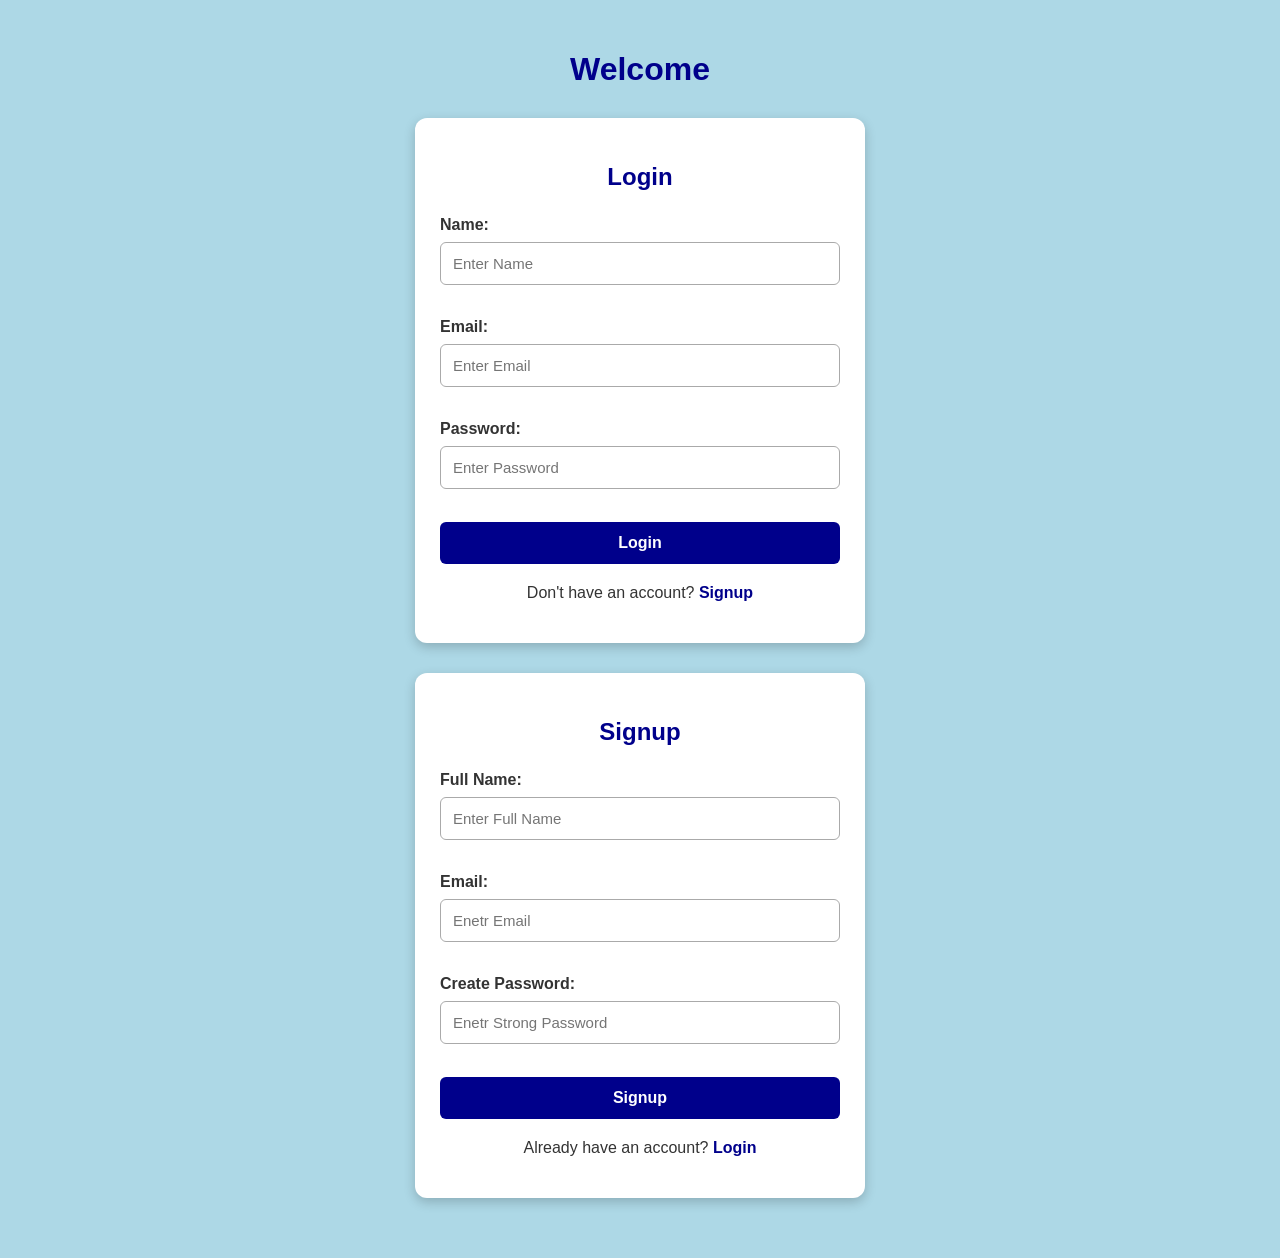
<file: Login and Signup/index.html>
<!DOCTYPE html>
<html>
  <head>
    <style>
      body {
        background-color: lightblue;
        font-family: arial;
        margin:0;
        padding:30px 10px;
      }
      .container {
        width: 90%;
        
      }
      h1 {
        color: darkblue;
        font-weight: bold;
        text-align:center;
      }
      
* {
  box-sizing: border-box;
}

body {
  background-color: lightblue;
  font-family: Arial, sans-serif;
  margin: 0;
  padding: 30px 10px;
}

.container {
  width: 90%;
  max-width: 450px;
  margin: auto;
}

h1 {
  color: darkblue;
  font-weight: bold;
  text-align: center;
  margin-bottom: 30px;
}

.from-box {
  background-color: white;
  padding: 25px;
  margin-bottom: 30px;
  border-radius: 12px;
  box-shadow: 0 4px 12px rgba(0, 0, 0, 0.2);
}

h2 {
  color: darkblue;
  text-align: center;
  margin-bottom: 25px;
}

label {
  display: block;
  color: #333;
  font-weight: bold;
  margin-bottom: 8px;
}

input {
  width: 100%;
  padding: 12px;
  border: 1px solid #aaa;
  border-radius: 6px;
  font-size: 15px;
  margin-bottom: 15px;
  outline: none;
}

input:focus {
  border-color: darkblue;
  box-shadow: 0 0 5px lightblue;
}

button {
  width: 100%;
  padding: 12px;
  background-color: darkblue;
  color: white;
  border: none;
  border-radius: 6px;
  font-size: 16px;
  font-weight: bold;
  cursor: pointer;
  transition: 0.3s;
}

button:hover {
  background-color: royalblue;
}

p {
  text-align: center;
  color: #333;
  margin-top: 20px;
}

a {
  color: darkblue;
  font-weight: bold;
  text-decoration: none;
}

a:hover {
  color: royalblue;
  text-decoration: underline;
}

html {
  scroll-behavior: smooth;
}

#signup {
  scroll-margin-top: 20px;
}

/* Mobile responsive design */
@media (max-width: 480px) {
  .container {
    width: 100%;
  }

  .from-box {
    padding: 20px;
  }

  h1 {
    font-size: 26px;
  }
}

    </style>
    <title>Login and Signup</title>
    <script src="script.js"></script>
  </head>
  <body>
    <div class="container">

      <h1>Welcome</h1>

      <div class="from-box">
        <h2>Login</h2>
         <form>
          <label>Name:</label>
          <input type="text" placeholder="Enter Name">
          <br><br>

          <label>Email:</label>
          <input type="email" placeholder="Enter Email">
          <br><br>

          <label>Password:</label>
          <input type="password" placeholder="Enter Password">
          <br><br>

          <button type="submit">Login</button>
         </form>
         <p>Don't have an account?
          <a href="#signup">Signup</a>
         </p>
      </div>

      <div class="from-box" id="signup">
        <h2>Signup</h2>

        <form>

          <label>Full Name:</label>
          <input type="text" placeholder="Enter Full Name">
          <br><br>

          <label>Email:</label>
          <input type="email" placeholder="Enetr Email">
          <br><br>

          <label>Create Password:</label>
          <input type="password" placeholder="Enetr Strong Password">
          <br><br>

          <button type="submit">Signup</button>
        </form>
        <p>Already have an account?
          <a href="#">Login</a>
        </p>
      </div>
    </div>
  </body>
</html>
</file>
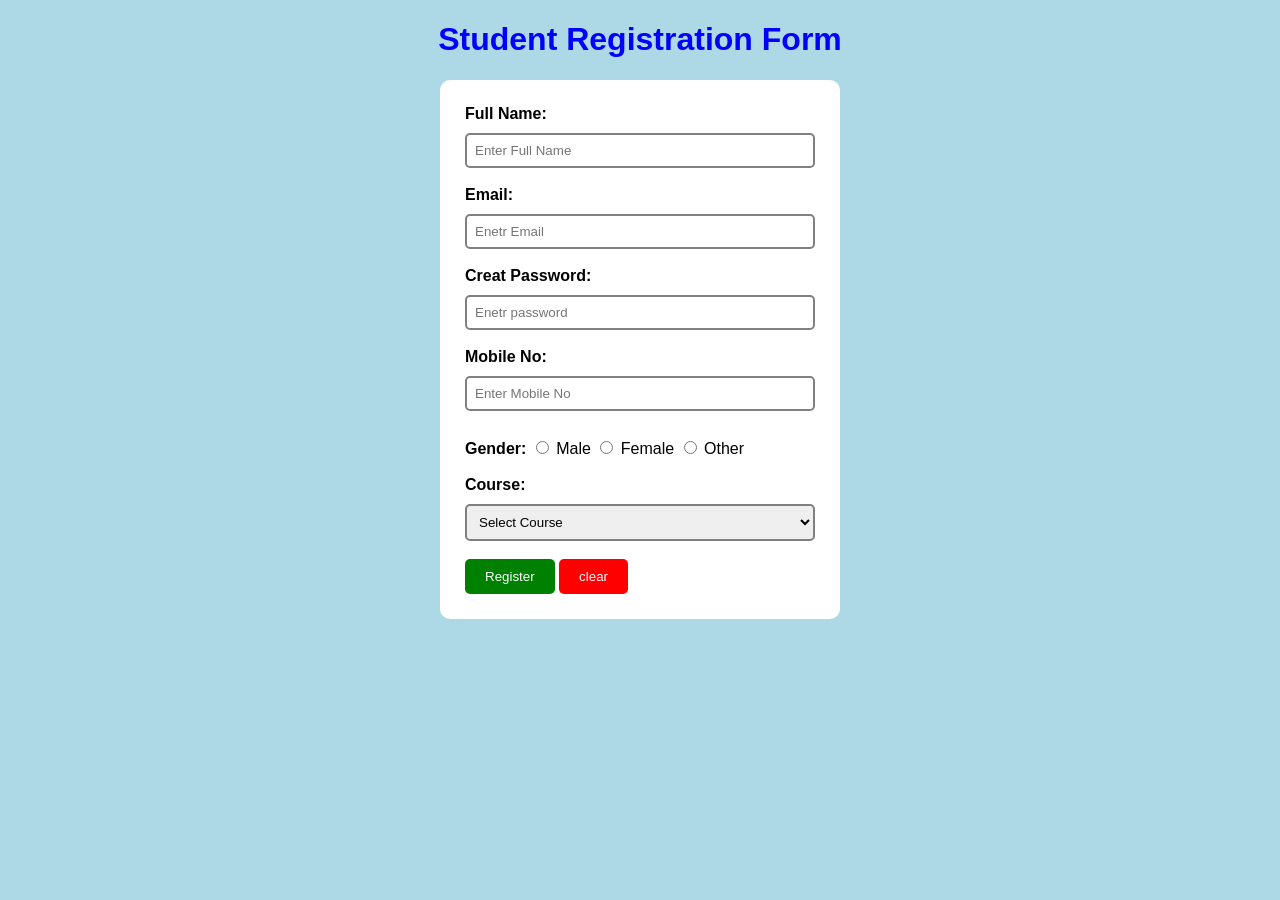
<file: Student Registration From/index.html>
<!DOCTYPE html>
<html>
  <head>
    <style>
      body {
        font-family:arial , sans-serif;
        background-color:lightblue;
      }
      form {
        background-color:white;
        width: 350px;
        margin:20px auto;
        padding:25px;
        border-radius: 10px;
      }
      label {
        font-weight:bold;
        color:black;
      }
      input[type="text"],
      input[type="email"],
      input[type="password"],
      input[type="number"],

      select {
        width: 100%;
            padding: 8px;
            margin-top: 10px;
            box-sizing: border-box;
            border: 2px solid gray;
            border-radius: 5px;
      }
      input[type="radio"]{
        margin-top:12px;
      }
      input[type="submit"],
      input[type="reset"] {
        padding: 10px  20px;
        border:none;
        border-radius:5px;
        color:white;
        cursor:pointer;
      }
      input[type="submit"]{
        background-color:green;
      }
      input[type="reset"] {
        background-color:red;
      }
      input[type="submit"]:hover {
        background-color:darkgreen;
      }
      input[type="reset"]:hover {
        background-color: darkred;
      }
    </style>
    <link rel="stylesheet" href="style.css">
    <script src="script.js"></script>
    <title>Student Registration Form</title>
    
  </head>
  <body>
    <h1>Student Registration Form</h1>
    <form>
      <label>Full Name:</label>
      <input type="text" id="name" placeholder="Enter Full Name">
      <br><br>

      <label>Email:</label>
      <input type="email" id="email" placeholder="Enetr Email">
      <br><br>

      <label>Creat Password:</label>
      <input type="password" id="password" placeholder="Enetr password">
      <br><br>

      <label>Mobile No:</label>
      <input type="number" id="number" placeholder="Enter Mobile No">
      <br><br>

      <label>Gender:</label>
      <input type="radio" name="gender" value="Male"> Male
      <input type="radio" name="gender" value="Female"> Female
      <input type="radio" name="gender" value="Other"> Other
      <br><br>

      <label>Course:
      </label>
      <select name="course">
        <option value="">Select Course</option>
            <option value="B.Tech">B.Tech</option>
            <option value="B.Sc">B.Sc</option>
            <option value="B.Com">B.Com</option>
            <option value="BBA">BBA</option>
      </select>
      <br><br>

      <input type="submit" value="Register">
      <input type="reset" value="clear">
    </form>
  </body>
</html>
</file>
<file: Student Registration From/style.css>
h1 {
    text-align: center;
    color:blue;
}
</file>
